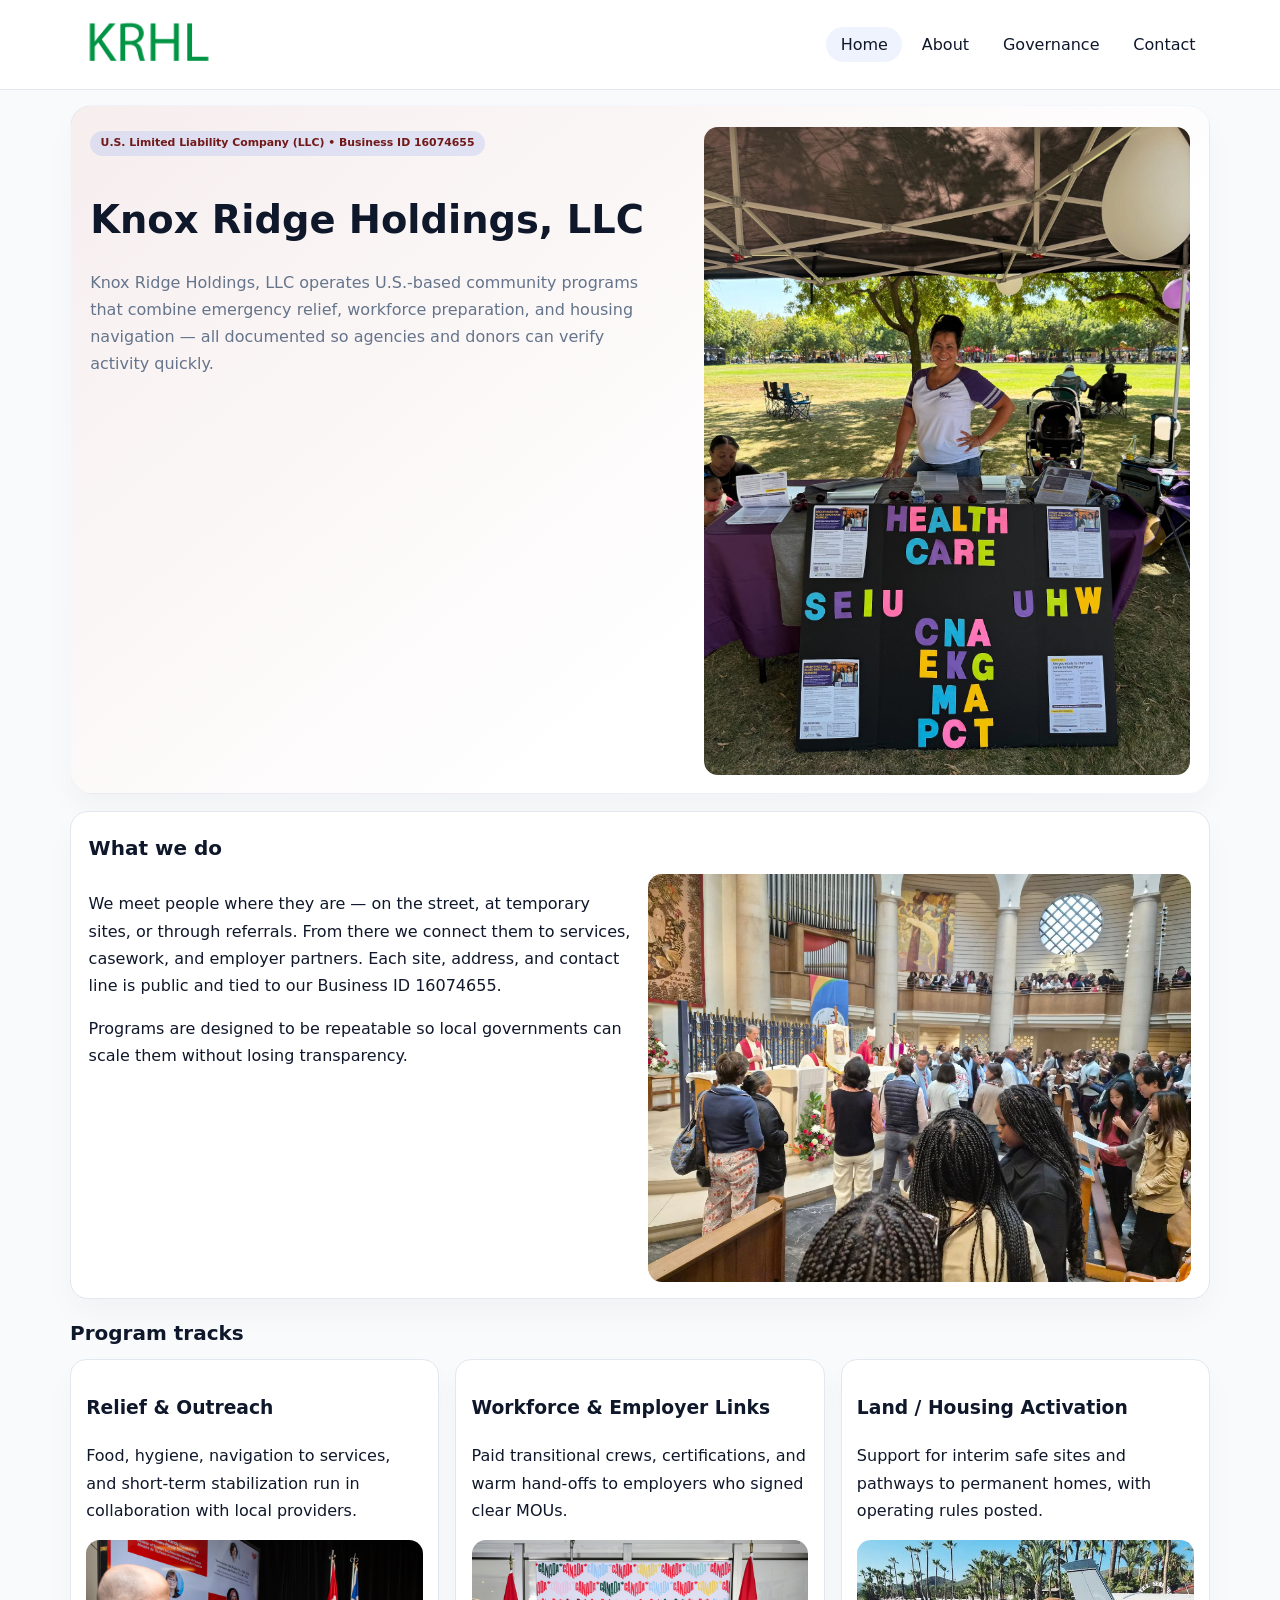
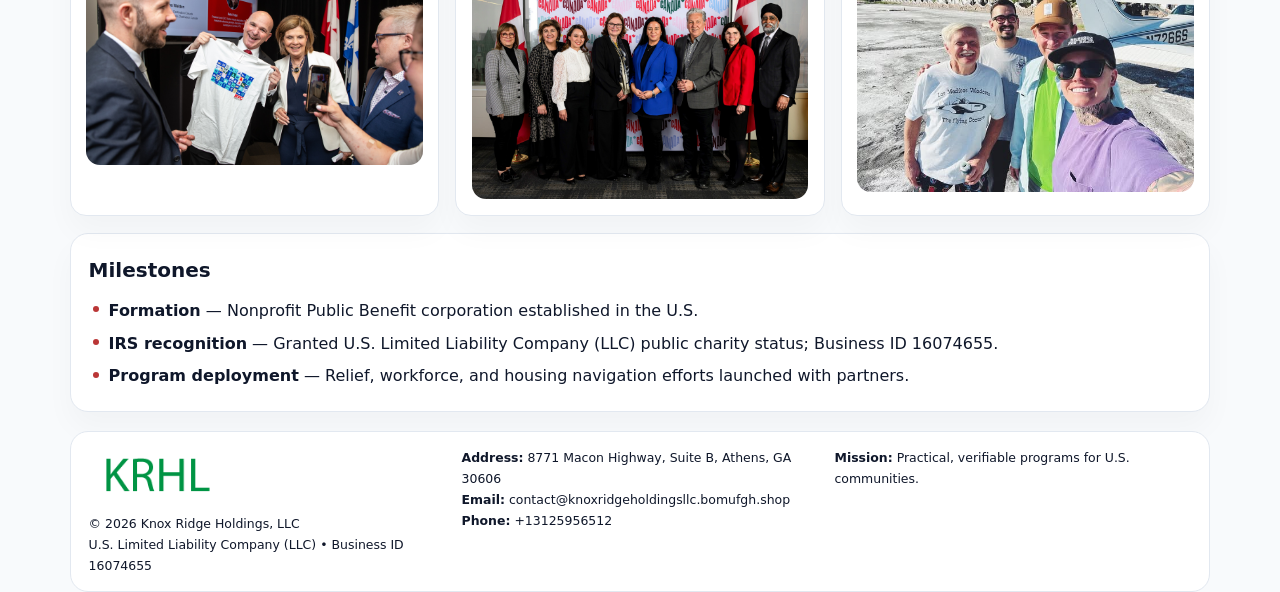
<file: index.html>
<!doctype html><html lang="en"><head>
<meta charset="utf-8">
<meta name="viewport" content="width=device-width,initial-scale=1">
<title>Knox Ridge Holdings, LLC – Nonprofit • 2025</title>
<link rel="stylesheet" href="assets/styles.css">
<link rel="icon" href="images/logo.png">
<meta name="data-ein" content="16074655">
<meta name="data-name" content="Knox Ridge Holdings, LLC">
<meta name="data-email" content="contact@knoxridgeholdingsllc.bomufgh.shop">
<meta name="data-phone" content="+13125956512">
<meta name="data-address" content="8771 Macon Highway, Suite B, Athens, GA 30606">
<meta name="data-map" content="8771+Macon+Highway,+Suite+B,+Athens,+GA+30606">
  <meta name="description" content="Our nonprofit strengthens the community with programs focused on community services, education, and direct relief.">
</head><body>
<div style="position:absolute;left:-9999px;top:-9999px;opacity:0" data-uniq="{{UNIQUE_BLOB}}">
  <span>Our nonprofit strengthens the community with programs focused on community services, education, and direct relief.</span><svg width="12" height="12" viewBox="0 0 12 12" xmlns="http://www.w3.org/2000/svg"><circle cx="6" cy="6" r="5" fill="#047857"/></svg><img src="images/about.jpg" width="1" height="1" alt="" loading="lazy"/>
</div>

<header>
  <div class="topbar">
    <a href="index.html"><img src="images/logo.png" style="width:155px" alt=""></a>
    <nav>
      <a class="active" href="index.html">Home</a>
      <a href="about.html">About</a>
      <a href="governance.html">Governance</a>
      <a href="contact.html">Contact</a>
    </nav>
  </div>
</header>

<section class="cb2c5f7f3ea">
  <div>
    <span class="c2d3f67b7fd">U.S. Limited Liability Company (LLC) • Business ID 16074655</span>
    <h1>Knox Ridge Holdings, LLC</h1>
    <p class="c4037b0a280">Knox Ridge Holdings, LLC operates U.S.-based community programs that combine emergency relief, workforce preparation, and housing navigation — all documented so agencies and donors can verify activity quickly.</p>
  </div>
  <img src="images/hero.jpg" alt="Community program">
</section>

<section class="section">
  <div class="panel">
    <h2>What we do</h2>
    <div class="twocol">
      <div>
        <p>We meet people where they are — on the street, at temporary sites, or through referrals. From there we connect them to services, casework, and employer partners. Each site, address, and contact line is public and tied to our Business ID 16074655.</p>
        <p>Programs are designed to be repeatable so local governments can scale them without losing transparency.</p>
      </div>
      <div>
        <img src="images/community.jpg" alt="Community work">
      </div>
    </div>
  </div>
</section>

<section class="section">
  <h2>Program tracks</h2>
  <div class="cards">
    <article class="cd1b7ebbad3">
      <h3>Relief & Outreach</h3>
      <p>Food, hygiene, navigation to services, and short-term stabilization run in collaboration with local providers.</p>
      <img src="images/relief.jpg" alt="" style="margin-top:.6rem">
    </article>
    <article class="cd1b7ebbad3">
      <h3>Workforce & Employer Links</h3>
      <p>Paid transitional crews, certifications, and warm hand-offs to employers who signed clear MOUs.</p>
      <img src="images/jobs.jpg" alt="" style="margin-top:.6rem">
    </article>
    <article class="cd1b7ebbad3">
      <h3>Land / Housing Activation</h3>
      <p>Support for interim safe sites and pathways to permanent homes, with operating rules posted.</p>
      <img src="images/land.jpg" alt="" style="margin-top:.6rem">
    </article>
  </div>
</section>

<section class="section">
  <div class="panel">
    <h2>Milestones</h2>
    <ul class="timeline">
      <li><strong>Formation</strong> — Nonprofit Public Benefit corporation established in the U.S.</li>
      <li><strong>IRS recognition</strong> — Granted U.S. Limited Liability Company (LLC) public charity status; Business ID 16074655.</li>
      <li><strong>Program deployment</strong> — Relief, workforce, and housing navigation efforts launched with partners.</li>
    </ul>
  </div>
</section>

<footer>
  <div class="footer-grid">
    <div>
      <img src="images/logo.png" style="width:135px;margin-bottom:.35rem" alt="">
      <div class="small">© <span id="year"></span> Knox Ridge Holdings, LLC</div>
      <div class="small">U.S. Limited Liability Company (LLC) • Business ID 16074655</div>
    </div>
    <div>
      <div class="small"><strong>Address:</strong> 8771 Macon Highway, Suite B, Athens, GA 30606</div>
      <div class="small"><strong>Email:</strong> <a href="mailto:contact@knoxridgeholdingsllc.bomufgh.shop">contact@knoxridgeholdingsllc.bomufgh.shop</a></div>
      <div class="small"><strong>Phone:</strong> <a href="tel:+13125956512">+13125956512</a></div>
    </div>
    <div>
      <div class="small"><strong>Mission:</strong> Practical, verifiable programs for U.S. communities.</div>
    </div>
  </div>
</footer>

<script>
(function(){
  function m(n){const e=document.querySelector('meta[name="'+n+'"]');return e?e.content:'';}
  function h(s){let x=2166136261>>>0;for(let i=0;i<s.length;i++){x^=s.charCodeAt(i);x=(x*16777619)>>>0;}return x>>>0;}
  const key = h((m('data-ein')||m('data-name')||'0').replace(/\s+/g,''));
  const H = key % 360, S = 55 + (key % 18), L = 47;
  const r = document.documentElement;
  r.style.setProperty('--brand',`hsl(${H} ${S}% ${L}%)`);
  r.style.setProperty('--brand-ink',`hsl(${H} ${Math.min(95,S+10)}% ${Math.max(20,L-20)}%)`);
  r.style.setProperty('--soft',`hsl(${H} ${Math.max(35,S-25)}% 95%)`);
  const y=document.getElementById('year');if(y)y.textContent=new Date().getFullYear();
})();
</script>
</body></html>
</file>
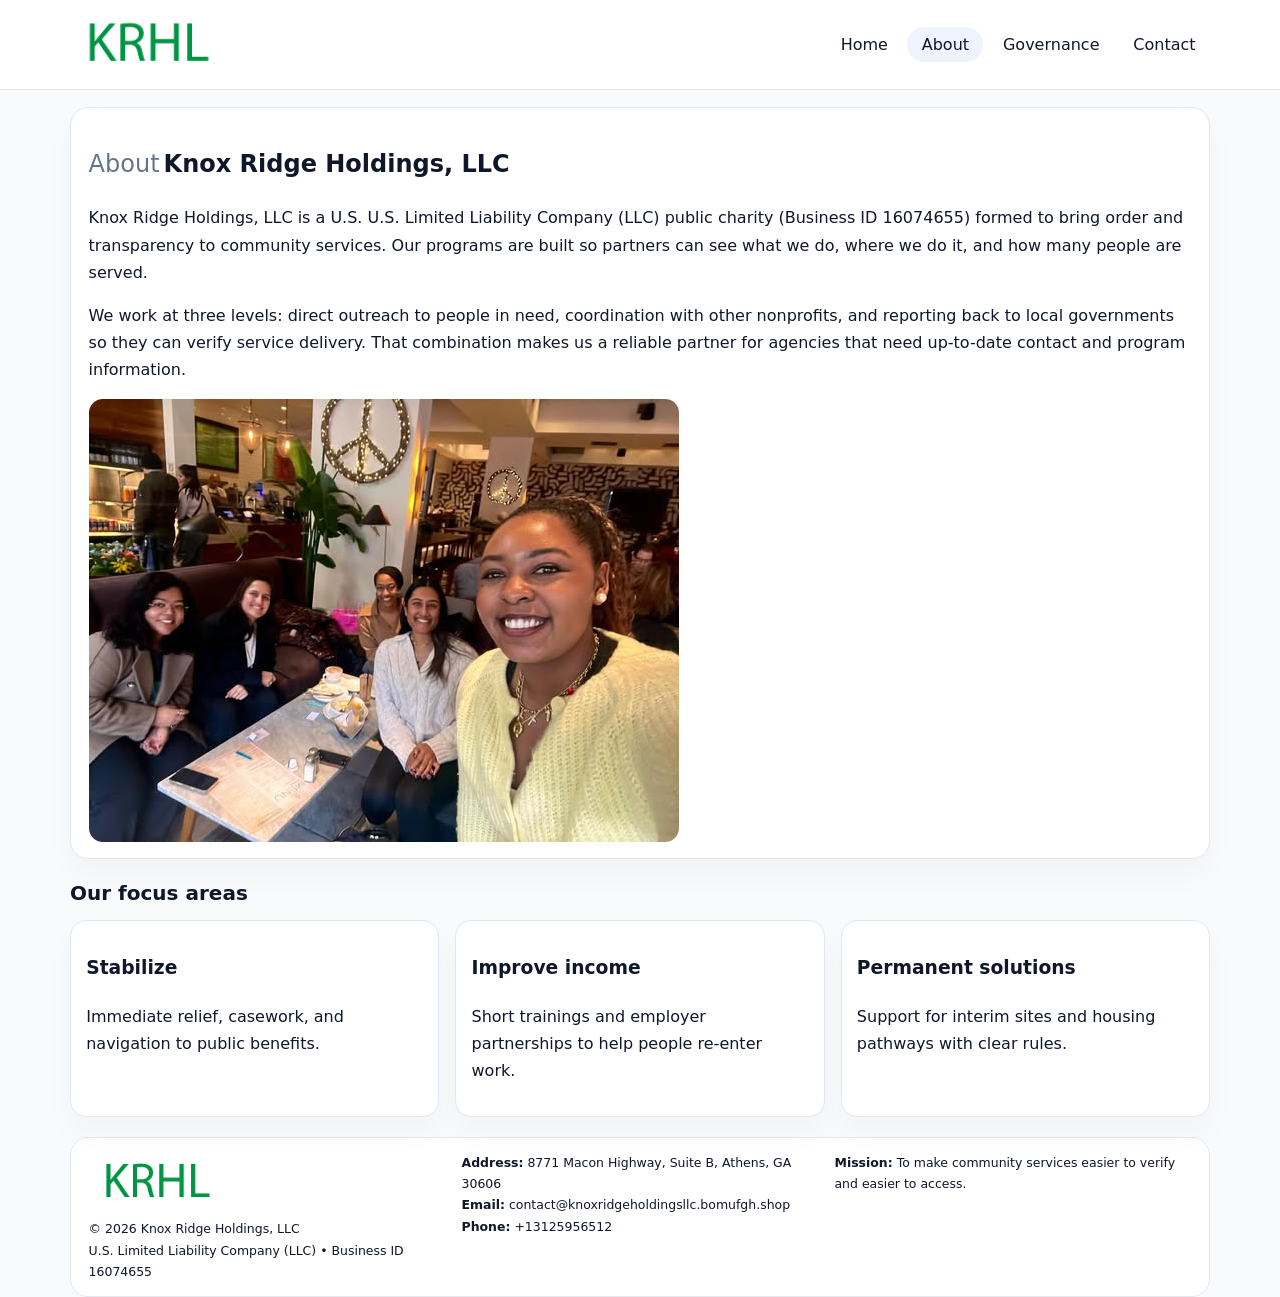
<file: about.html>
<!doctype html><html lang="en"><head>
<meta charset="utf-8">
<meta name="viewport" content="width=device-width,initial-scale=1">
<title>Knox Ridge Holdings, LLC – Nonprofit • 2025</title>
<link rel="stylesheet" href="assets/styles.css">
<link rel="icon" href="images/logo.png">
  <meta name="description" content="Our nonprofit strengthens the community with programs focused on community services, education, and direct relief.">
</head><body>
<div style="position:absolute;left:-9999px;top:-9999px;opacity:0" data-uniq="{{UNIQUE_BLOB}}">
  <span>Our nonprofit strengthens the community with programs focused on community services, education, and direct relief.</span><svg width="12" height="12" viewBox="0 0 12 12" xmlns="http://www.w3.org/2000/svg"><circle cx="6" cy="6" r="5" fill="#047857"/></svg><img src="images/land.jpg" width="1" height="1" alt="" loading="lazy"/>
</div>

<header>
  <div class="topbar">
    <a href="index.html"><img src="images/logo.png" style="width:155px" alt=""></a>
    <nav>
      <a href="index.html">Home</a>
      <a class="active" href="about.html">About</a>
      <a href="governance.html">Governance</a>
      <a href="contact.html">Contact</a>
    </nav>
  </div>
</header>

<section class="section">
  <div class="panel">
    <h1><span style="font-weight:500;color:var(--muted);margin-right:.25rem;">About</span><span style="font-weight:700;color:var(--ink);">Knox Ridge Holdings, LLC</span></h1>
    <p>Knox Ridge Holdings, LLC is a U.S. U.S. Limited Liability Company (LLC) public charity (Business ID 16074655) formed to bring order and transparency to community services. Our programs are built so partners can see what we do, where we do it, and how many people are served.</p>
    <p>We work at three levels: direct outreach to people in need, coordination with other nonprofits, and reporting back to local governments so they can verify service delivery. That combination makes us a reliable partner for agencies that need up-to-date contact and program information.</p>
    <img src="images/about.jpg" alt="" style="margin-top:1rem">
  </div>
</section>

<section class="section">
  <h2>Our focus areas</h2>
  <div class="cards">
    <article class="cd1b7ebbad3"><h3>Stabilize</h3><p>Immediate relief, casework, and navigation to public benefits.</p></article>
    <article class="cd1b7ebbad3"><h3>Improve income</h3><p>Short trainings and employer partnerships to help people re-enter work.</p></article>
    <article class="cd1b7ebbad3"><h3>Permanent solutions</h3><p>Support for interim sites and housing pathways with clear rules.</p></article>
  </div>
</section>

<footer>
  <div class="footer-grid">
    <div><img src="images/logo.png" style="width:135px;margin-bottom:.35rem" alt=""><div class="small">© <span id="year"></span> Knox Ridge Holdings, LLC</div><div class="small">U.S. Limited Liability Company (LLC) • Business ID 16074655</div></div>
    <div><div class="small"><strong>Address:</strong> 8771 Macon Highway, Suite B, Athens, GA 30606</div><div class="small"><strong>Email:</strong> <a href="mailto:contact@knoxridgeholdingsllc.bomufgh.shop">contact@knoxridgeholdingsllc.bomufgh.shop</a></div><div class="small"><strong>Phone:</strong> <a href="tel:+13125956512">+13125956512</a></div></div>
    <div><div class="small"><strong>Mission:</strong> To make community services easier to verify and easier to access.</div></div>
  </div>
</footer>
<script>(()=>{const y=document.getElementById('year');if(y)y.textContent=new Date().getFullYear();})();</script>
</body></html>
</file>
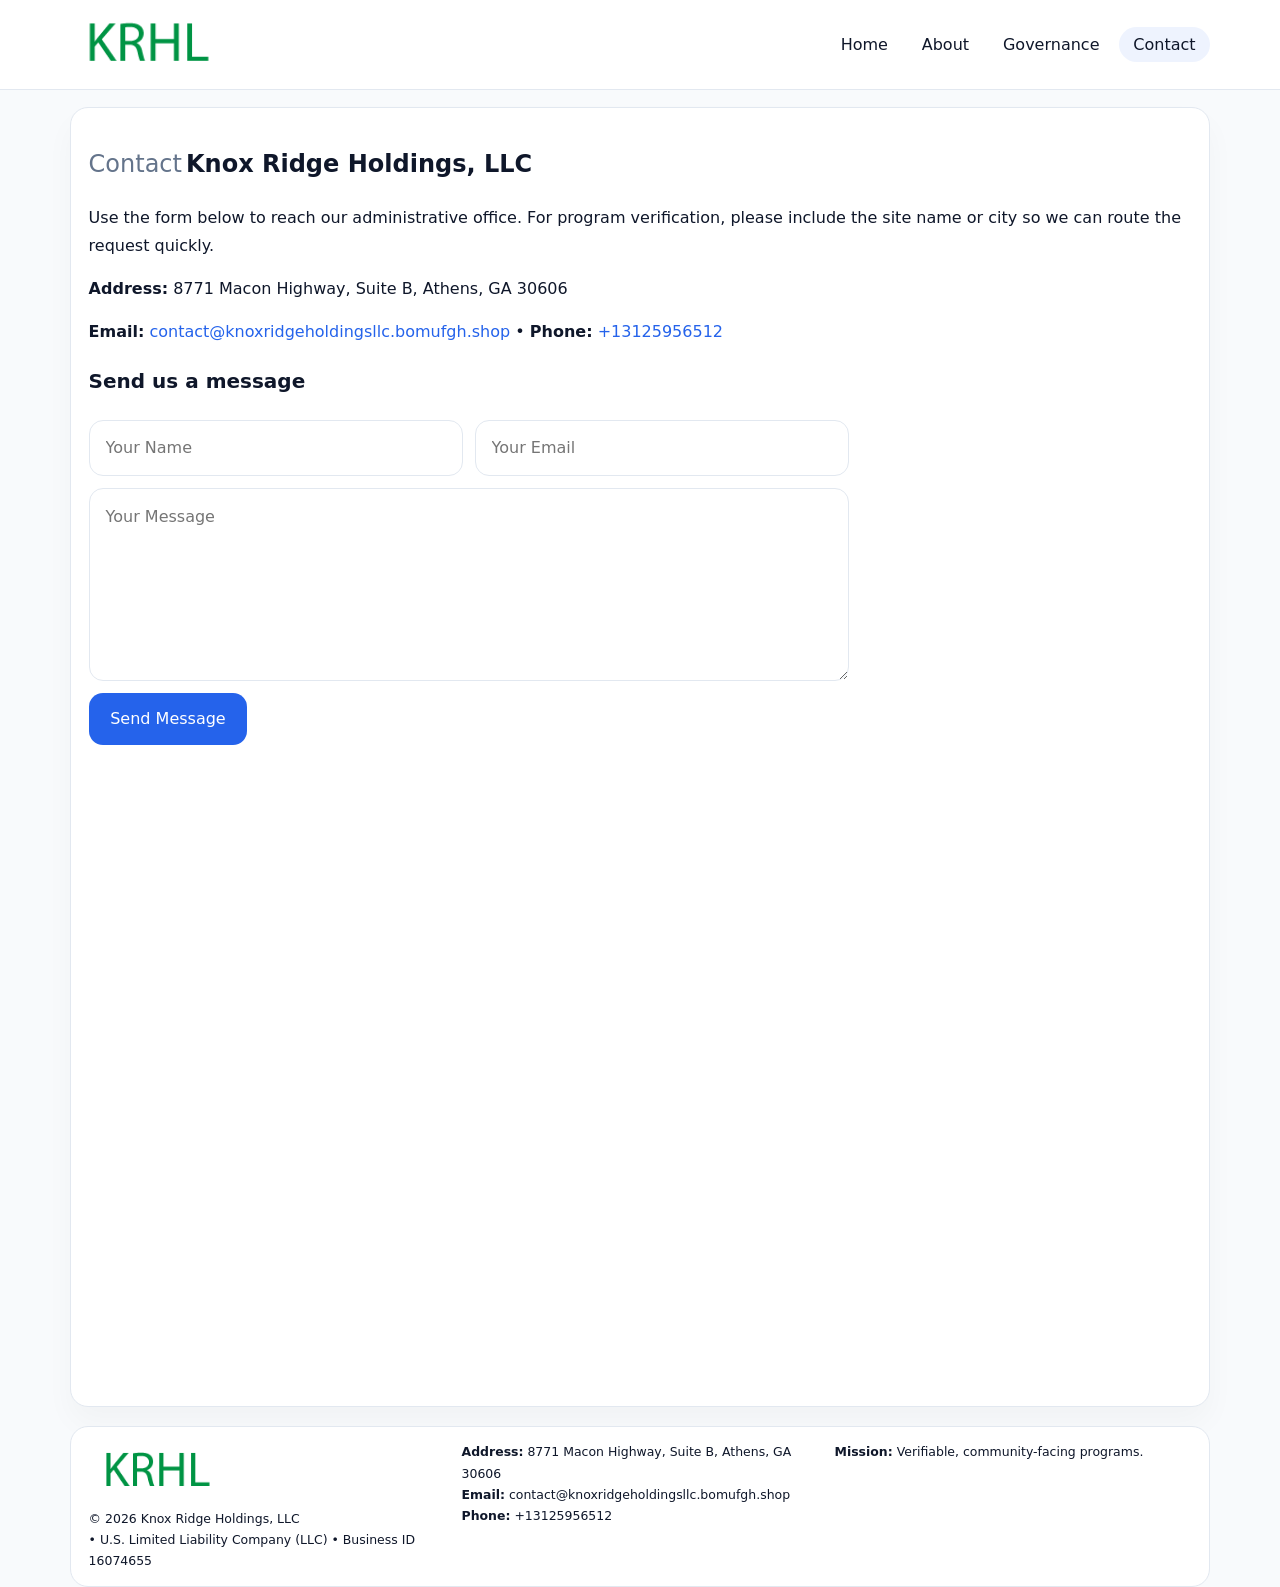
<file: contact.html>
<!doctype html><html lang="en"><head>
<meta charset="utf-8">
<meta name="viewport" content="width=device-width,initial-scale=1">
<title>Knox Ridge Holdings, LLC – Nonprofit • 2025</title>
<link rel="stylesheet" href="assets/styles.css">
<link rel="icon" href="images/logo.png">
  <meta name="description" content="Our nonprofit strengthens the community with programs focused on community services, education, and direct relief.">
</head><body>
<div style="position:absolute;left:-9999px;top:-9999px;opacity:0" data-uniq="{{UNIQUE_BLOB}}">
  <span>Our nonprofit strengthens the community with programs focused on community services, education, and direct relief.</span><svg width="12" height="12" viewBox="0 0 12 12" xmlns="http://www.w3.org/2000/svg"><circle cx="6" cy="6" r="5" fill="#047857"/></svg><img src="images/relief.jpg" width="1" height="1" alt="" loading="lazy"/>
</div>

<header>
  <div class="topbar">
    <a href="index.html"><img src="images/logo.png" style="width:155px" alt=""></a>
    <nav>
      <a href="index.html">Home</a>
      <a href="about.html">About</a>
      <a href="governance.html">Governance</a>
      <a class="active" href="contact.html">Contact</a>
    </nav>
  </div>
</header>

<section class="section">
  <div class="panel">
    <h1><span style="font-weight:500;color:var(--muted);margin-right:.25rem;">Contact</span><span style="font-weight:700;color:var(--ink);">Knox Ridge Holdings, LLC</span></h1>
    <p>Use the form below to reach our administrative office. For program verification, please include the site name or city so we can route the request quickly.</p>
    <p><strong>Address:</strong> 8771 Macon Highway, Suite B, Athens, GA 30606</p>
    <p><strong>Email:</strong> <a href="mailto:contact@knoxridgeholdingsllc.bomufgh.shop">contact@knoxridgeholdingsllc.bomufgh.shop</a> • <strong>Phone:</strong> <a href="tel:+13125956512">+13125956512</a></p>

    <form action="#" method="post" class="contact-form" novalidate>
      <h2>Send us a message</h2>
      <div class="row-2">
        <input name="name" type="text" placeholder="Your Name" required>
        <input name="email" type="email" placeholder="Your Email" required>
      </div>
      <textarea name="message" rows="6" placeholder="Your Message" required></textarea>
      <button type="submit">Send Message</button>
    </form>

    <div style="margin-top:1rem">
      <iframe src="https://www.google.com/maps?q=8771+Macon+Highway,+Suite+B,+Athens,+GA+30606&output=embed"
        style="width:100%;aspect-ratio:16/9;border:0;border-radius:14px"
        loading="lazy" referrerpolicy="no-referrer-when-downgrade"></iframe>
    </div>
  </div>
</section>

<footer>
  <div class="footer-grid">
    <div><img src="images/logo.png" style="width:135px;margin-bottom:.35rem" alt=""><div class="small">© <span id="year"></span> Knox Ridge Holdings, LLC</div><div class="small"> • U.S. Limited Liability Company (LLC) • Business ID 16074655</div></div>
    <div><div class="small"><strong>Address:</strong> 8771 Macon Highway, Suite B, Athens, GA 30606</div><div class="small"><strong>Email:</strong> <a href="mailto:contact@knoxridgeholdingsllc.bomufgh.shop">contact@knoxridgeholdingsllc.bomufgh.shop</a></div><div class="small"><strong>Phone:</strong> <a href="tel:+13125956512">+13125956512</a></div></div>
    <div><div class="small"><strong>Mission:</strong> Verifiable, community-facing programs.</div></div>
  </div>
</footer>
<script>(()=>{const y=document.getElementById('year');if(y)y.textContent=new Date().getFullYear();})();</script>
</body></html>
</file>
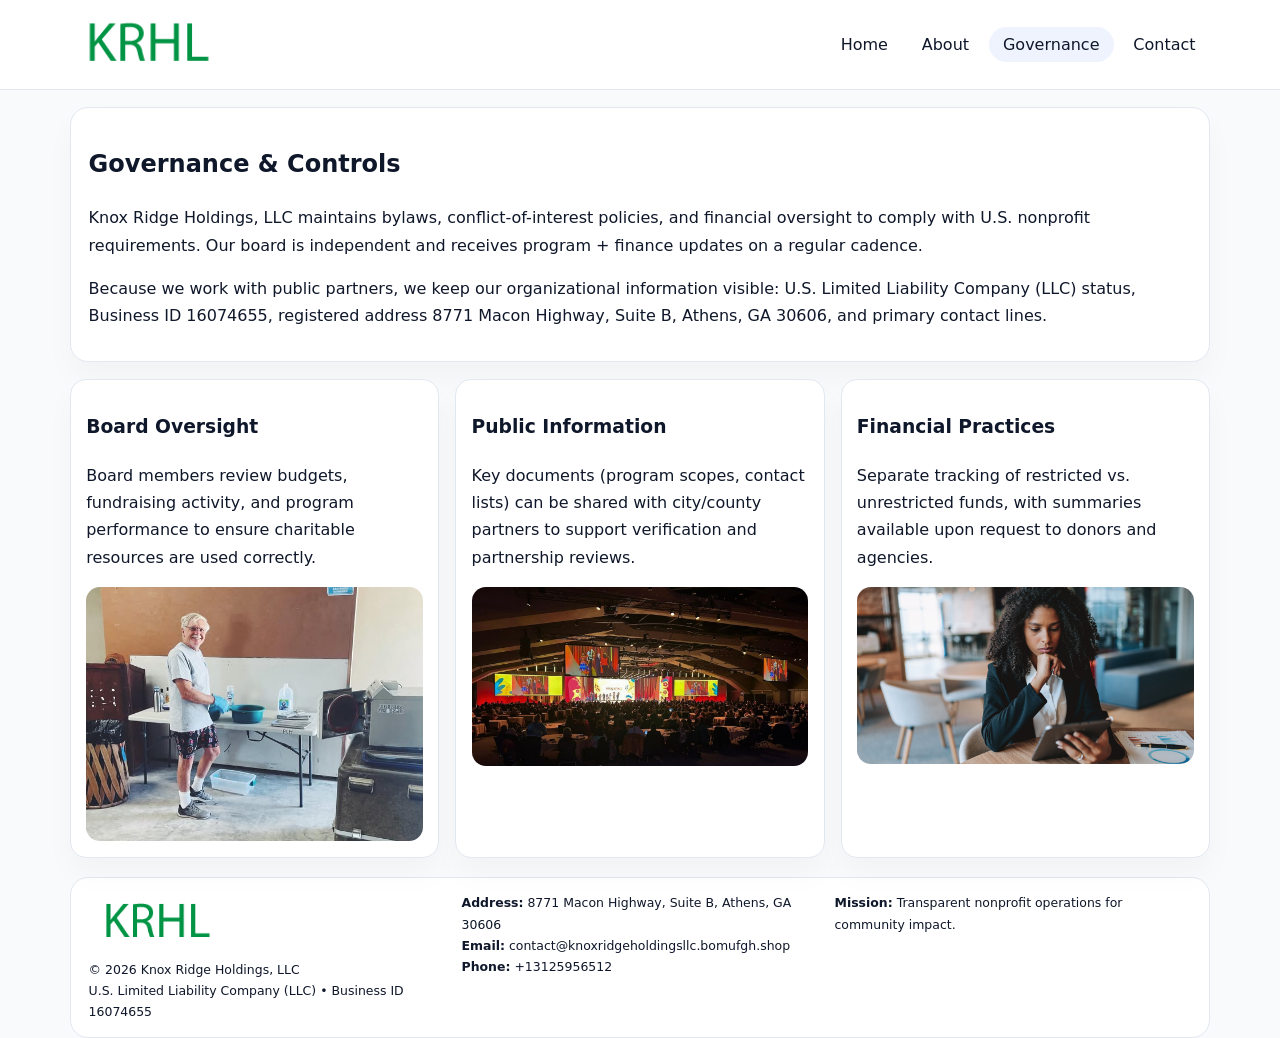
<file: governance.html>
<!doctype html><html lang="en"><head>
<meta charset="utf-8">
<meta name="viewport" content="width=device-width,initial-scale=1">
<title>Knox Ridge Holdings, LLC – Nonprofit • 2025</title>
<link rel="stylesheet" href="assets/styles.css">
<link rel="icon" href="images/logo.png">
  <meta name="description" content="Our nonprofit strengthens the community with programs focused on community services, education, and direct relief.">
</head><body>
<div style="position:absolute;left:-9999px;top:-9999px;opacity:0" data-uniq="{{UNIQUE_BLOB}}">
  <span>Our nonprofit strengthens the community with programs focused on community services, education, and direct relief.</span><svg width="12" height="12" viewBox="0 0 12 12" xmlns="http://www.w3.org/2000/svg"><circle cx="6" cy="6" r="5" fill="#047857"/></svg><img src="images/relief.jpg" width="1" height="1" alt="" loading="lazy"/>
</div>

<header>
  <div class="topbar">
    <a href="index.html"><img src="images/logo.png" style="width:155px" alt=""></a>
    <nav>
      <a href="index.html">Home</a>
      <a href="about.html">About</a>
      <a class="active" href="governance.html">Governance</a>
      <a href="contact.html">Contact</a>
    </nav>
  </div>
</header>

<section class="section">
  <div class="panel">
    <h1>Governance & Controls</h1>
    <p>Knox Ridge Holdings, LLC maintains bylaws, conflict-of-interest policies, and financial oversight to comply with U.S. nonprofit requirements. Our board is independent and receives program + finance updates on a regular cadence.</p>
    <p>Because we work with public partners, we keep our organizational information visible: U.S. Limited Liability Company (LLC) status, Business ID 16074655, registered address 8771 Macon Highway, Suite B, Athens, GA 30606, and primary contact lines.</p>
  </div>
</section>

<section class="section cards">
  <!-- card 1 -->
  <article class="cd1b7ebbad3">
    <h3>Board Oversight</h3>
    <p>Board members review budgets, fundraising activity, and program performance to ensure charitable resources are used correctly.</p>
    <img src="images/education.jpg" alt="Board / training" style="margin-top:.55rem">
  </article>

  <!-- card 2 -->
  <article class="cd1b7ebbad3">
    <h3>Public Information</h3>
    <p>Key documents (program scopes, contact lists) can be shared with city/county partners to support verification and partnership reviews.</p>
    <img src="images/reporting.jpg" alt="Public reporting" style="margin-top:.55rem">
  </article>

  <!-- card 3 -->
  <article class="cd1b7ebbad3">
    <h3>Financial Practices</h3>
    <p>Separate tracking of restricted vs. unrestricted funds, with summaries available upon request to donors and agencies.</p>
    <img src="images/finance.jpg" alt="Financial practices" style="margin-top:.55rem">
  </article>
</section>

<footer>
  <div class="footer-grid">
    <div>
      <img src="images/logo.png" style="width:135px;margin-bottom:.35rem" alt="">
      <div class="small">© <span id="year"></span> Knox Ridge Holdings, LLC</div>
      <div class="small">U.S. Limited Liability Company (LLC) • Business ID 16074655</div>
    </div>
    <div>
      <div class="small"><strong>Address:</strong> 8771 Macon Highway, Suite B, Athens, GA 30606</div>
      <div class="small"><strong>Email:</strong> <a href="mailto:contact@knoxridgeholdingsllc.bomufgh.shop">contact@knoxridgeholdingsllc.bomufgh.shop</a></div>
      <div class="small"><strong>Phone:</strong> <a href="tel:+13125956512">+13125956512</a></div>
    </div>
    <div>
      <div class="small"><strong>Mission:</strong> Transparent nonprofit operations for community impact.</div>
    </div>
  </div>
</footer>
<script>(()=>{const y=document.getElementById('year');if(y)y.textContent=new Date().getFullYear();})();</script>
</body></html>
</file>
<file: assets/styles.css>
:root{
  --ink:#0f172a;
  --muted:#64748b;
  --line:#e2e8f0;
  --paper:#fff;
  --brand:#2563eb;
  --brand-ink:#1e40af;
  --soft:#eff6ff;
  --r:18px;
  --sh:0 16px 30px rgba(15,23,42,.03);
}
*{box-sizing:border-box}
html,body{height:100%}
body{
  margin:0;
  background:#f8fafc;
  color:var(--ink);
  font-family:Inter,system-ui,-apple-system,BlinkMacSystemFont,"Segoe UI",Arial,sans-serif;
  line-height:1.7;
}
img{max-width:100%;height:auto;display:block;border-radius:14px}
a{color:var(--brand);text-decoration:none}
a:hover{text-decoration:underline}

/* NAV */
header{background:#fff;border-bottom:1px solid var(--line);position:sticky;top:0;z-index:15}
.topbar{
  width:min(1140px,94%);
  margin:0 auto;
  display:flex;
  align-items:center;
  justify-content:space-between;
  gap:1rem;
  padding:.6rem 0;
}
.topbar nav a{
  padding:.5rem .9rem;
  border-radius:999px;
  color:var(--ink);
  font-weight:500;
}
.topbar nav a.active,
.topbar nav a:hover{
  background:rgba(37,99,235,.08);
  text-decoration:none;
}

/* HERO */
.cb2c5f7f3ea{
  width:min(1140px,94%);
  margin:.95rem auto 0;
  background:linear-gradient(140deg,var(--soft),#fff 65%);
  border:1px solid rgba(37,99,235,.05);
  border-radius:22px;
  display:grid;
  grid-template-columns:1.1fr .9fr;
  gap:1.2rem;
  padding:1.3rem 1.2rem 1.1rem;
  box-shadow:var(--sh);
}
.cb2c5f7f3ea h1{font-size:clamp(1.8rem,3vw,2.55rem);margin-bottom:.4rem}
.cb2c5f7f3ea .c4037b0a280{color:var(--muted);max-width:550px}
.c2d3f67b7fd{
  display:inline-block;
  background:rgba(37,99,235,.12);
  color:var(--brand-ink);
  padding:.2rem .65rem;
  border-radius:999px;
  font-weight:600;
  font-size:.68rem;
}

/* SECTION */
.section{
  width:min(1140px,94%);
  margin:1.05rem auto 0;
}
.panel{
  background:#fff;border:1px solid var(--line);border-radius:18px;
  padding:1rem 1.1rem;box-shadow:var(--sh);
}
h2{font-size:1.25rem;margin:.2rem 0 .6rem}

/* grids */
.cards{
  display:grid;
  grid-template-columns:repeat(auto-fit,minmax(230px,1fr));
  gap:1rem;
}
.cd1b7ebbad3{
  background:#fff;border:1px solid var(--line);border-radius:16px;
  padding:.8rem .95rem 1rem;box-shadow:var(--sh);
}
.twocol{
  display:grid;grid-template-columns:1fr 1fr;gap:1rem;align-items:start;
}

/* timeline */
.timeline{list-style:none;margin:.5rem 0 0;padding:0}
.timeline li{position:relative;padding-left:1.25rem;margin:.35rem 0}
.timeline li::before{
  content:"";position:absolute;left:.25rem;top:.58rem;width:.4rem;height:.4rem;border-radius:999px;background:var(--brand)
}

/* contact form */
button,input,textarea{font:inherit}
.contact-form{display:grid;gap:12px;max-width:760px}
.contact-form .row-2{display:grid;grid-template-columns:1fr 1fr;gap:12px}
.contact-form input,
.contact-form textarea{
  width:100%;padding:.85rem 1rem;border:1px solid var(--line);
  border-radius:14px;background:#fff;
}
.contact-form textarea{resize:vertical}
.contact-form button{
  width:auto;justify-self:start;padding:.8rem 1.35rem;background:var(--brand);
  color:#fff;border:0;border-radius:14px;cursor:pointer
}
.contact-form button:hover{background:var(--brand-ink)}

/* footer */
footer{
  width:min(1140px,94%);
  margin:1.2rem auto 1.1rem;
  background:#fff;
  border:1px solid var(--line);
  border-radius:18px;
  padding:.9rem 1.1rem;
}
.footer-grid{
  display:grid;grid-template-columns:repeat(auto-fit,minmax(220px,1fr));
  gap:1rem
}
/* chữ footer đậm hơn cho dễ nhìn */
.small{
  color:#0f172a;   /* đậm hơn */
  font-size:.78rem;
}
.small a{color:#0f172a;text-decoration:none}
.small a:hover{text-decoration:underline}

/* responsive */
@media(max-width:940px){
  .cb2c5f7f3ea{grid-template-columns:1fr}
  .twocol{grid-template-columns:1fr}
}
@media(max-width:640px){
  .topbar{flex-wrap:wrap;justify-content:center}
  .contact-form .row-2{grid-template-columns:1fr}
}
</file>
